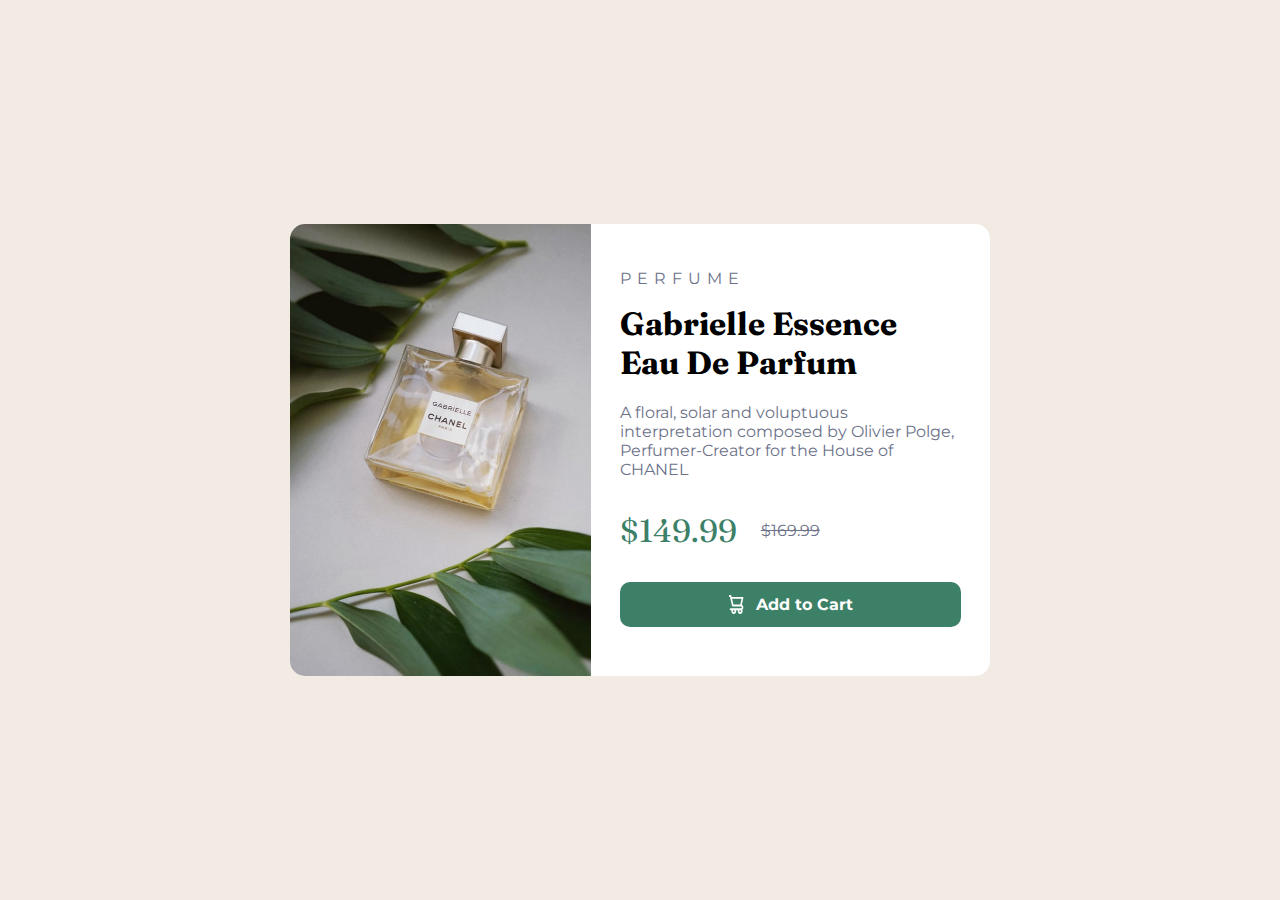
<file: index.html>
<!DOCTYPE html>
<html lang="en">
<head>
    <meta charset="UTF-8">
    <meta http-equiv="X-UA-Compatible" content="IE=edge">
    <meta name="viewport" content="width=device-width, initial-scale=1.0">
    <title>Eau De Parfum</title>
    <link rel="stylesheet" href="./styles.css">
</head>
<body>
    <div class="card">
        <img src="./images/image-product-mobile.jpg" alt="Gabrielle Essence" class="main-image">
        <img src="./images/image-product-desktop.jpg" alt="Gabrielle Essence" class="desktop_image">
        <div>
        <div class="container">
        <p class="title">PERFUME</p>
        <h1>Gabrielle Essence Eau De Parfum</h1>
        <p class="description">A floral, solar and voluptuous interpretation composed by Olivier Polge, Perfumer-Creator for the House of CHANEL</p>
        <p class="price">$149.99 <span class="original_price">$169.99</span></p>
        <button>
            <img src="./images/icon-cart.svg" alt="cart img">
            <a href="#">Add to Cart</a>
        </button>
        </div>
    </div>
    </div>



    
</body>
</html>
</file>
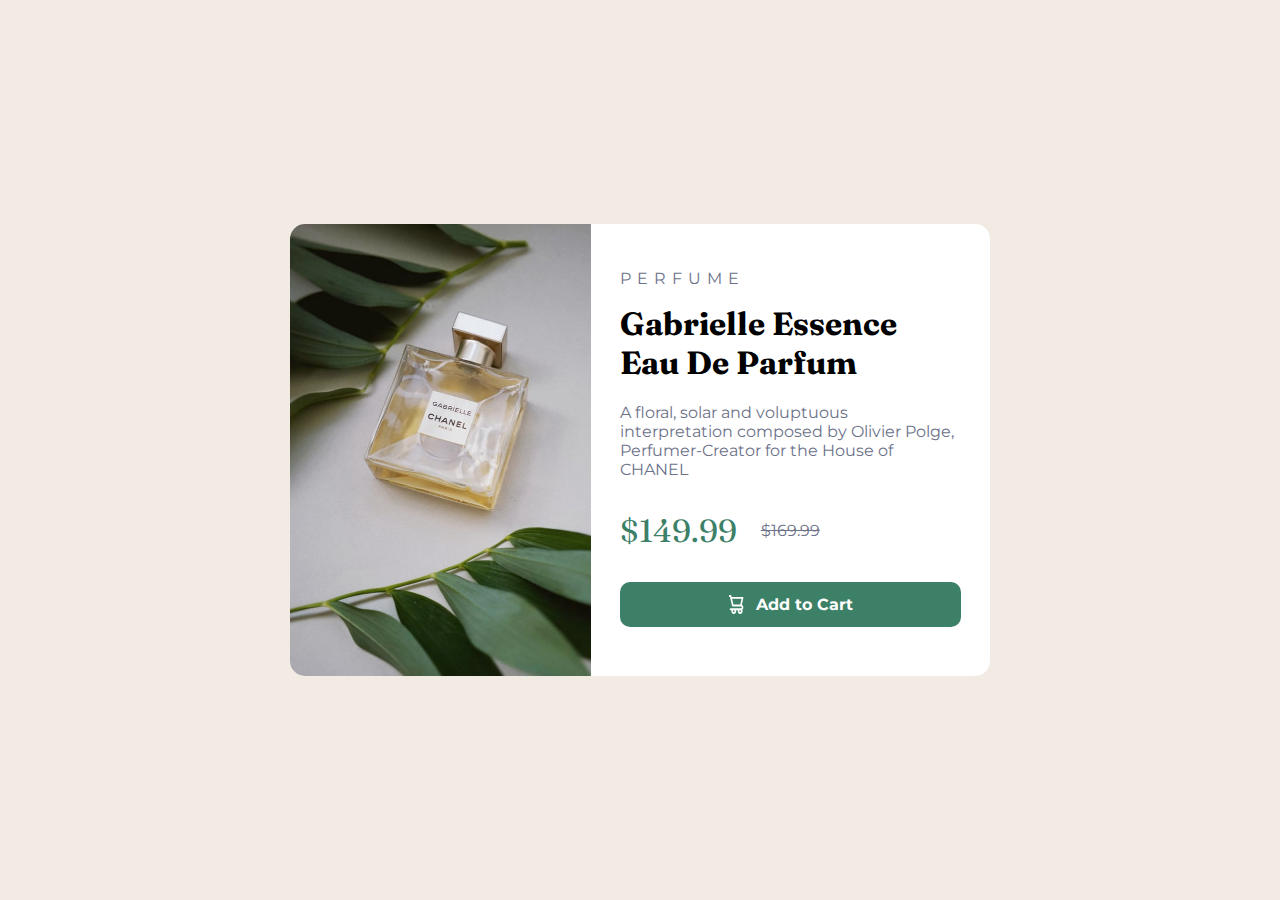
<file: main.html>
<!DOCTYPE html>
<html lang="en">
<head>
    <meta charset="UTF-8">
    <meta http-equiv="X-UA-Compatible" content="IE=edge">
    <meta name="viewport" content="width=device-width, initial-scale=1.0">
    <title>Eau De Parfum</title>
    <link rel="stylesheet" href="./styles.css">
</head>
<body>
    <div class="card">
        <img src="./images/image-product-mobile.jpg" alt="Gabrielle Essence" class="main-image">
        <img src="./images/image-product-desktop.jpg" alt="Gabrielle Essence" class="desktop_image">
        <div>
        <div class="container">
        <p class="title">PERFUME</p>
        <h1>Gabrielle Essence Eau De Parfum</h1>
        <p class="description">A floral, solar and voluptuous interpretation composed by Olivier Polge, Perfumer-Creator for the House of CHANEL</p>
        <p class="price">$149.99 <span class="original_price">$169.99</span></p>
        <button>
            <img src="./images/icon-cart.svg" alt="cart img">
            <a href="#">Add to Cart</a>
        </button>
        </div>
    </div>
    </div>



    
</body>
</html>
</file>
<file: styles.css>
@import url('https://fonts.googleapis.com/css2?family=Fraunces:opsz,wght@9..144,700&family=Montserrat:wght@400;500;700&display=swap');

:root {
    --Dark-cyan: hsl(158, 36%, 37%); 
    --Cream: hsl(30, 38%, 92%);
    --Very-dark-blue: hsl(116, 100%, 10%); 
    --Dark-grayish-blue: hsl(228, 12%, 48%); 
    --White: hsl(0, 0%, 100%);
}

* {
    box-sizing: border-box;
}

body {
    margin: 0;
    padding: 0;
    background-color: var(--Cream);
    height: 100vh;
    display: flex;
    align-items: center;
    justify-content: center;
}

.main-image {
    max-width: 100%;
}
.desktop_image {
    display: none;
}
.card{
    margin: 6.5rem auto;
    background: var(--White);
    border-radius: 15px;
    overflow: hidden;
    max-width: 400px;
}
.container {
    padding: 1.8rem;
}
.title {
    font-family: 'Montserrat', sans-serif;
    letter-spacing: 6px;
    font-weight: 400;
    color: var(--Dark-grayish-blue);
    margin-top: 0;
}
h1 {
    font-family: 'Fraunces', sans-serif;
    margin-top: 0;
}
.description {
    font-family: 'Montserrat', sans-serif;
    font-weight: 400;
    color: var(--Dark-grayish-blue);
}
.price{
    font-family: 'Fraunces', sans-serif;
    color: var(--Dark-cyan);
    font-size: 2rem;
    display: flex;
    gap: 1.5rem;
}
.original_price {
    font-family: 'Montserrat', sans-serif;
    font-weight: 400;
    color: var(--Dark-grayish-blue);
    font-size: 1rem;
    text-decoration: line-through;
    align-self: center;
}
button {
    background: var(--Dark-cyan);
    width: 100%;
    display: flex;
    justify-content: center;
    gap: 0.75rem;
    padding: 0.8rem 1.2rem;
    border: none;
    font-size: 1rem;
    margin-bottom: 1rem;
    border-radius: 10px;
}
button:hover {
    background: var(--Very-dark-blue);
    cursor: pointer;
}
a {
    font-family: 'Montserrat', sans-serif;
    font-weight: 700;
    color: white;
    text-decoration: none;
}

@media (min-width: 1000px) {
    .main-image {
        display: none;
    }
    .card {
    display: flex;
    max-width: 700px;
    }
    .desktop_image {
        display: block;
        max-width: 43%;
        object-fit: cover;
    }
    .container {
        margin-top: 1rem;
    }
    
    

}
</file>
